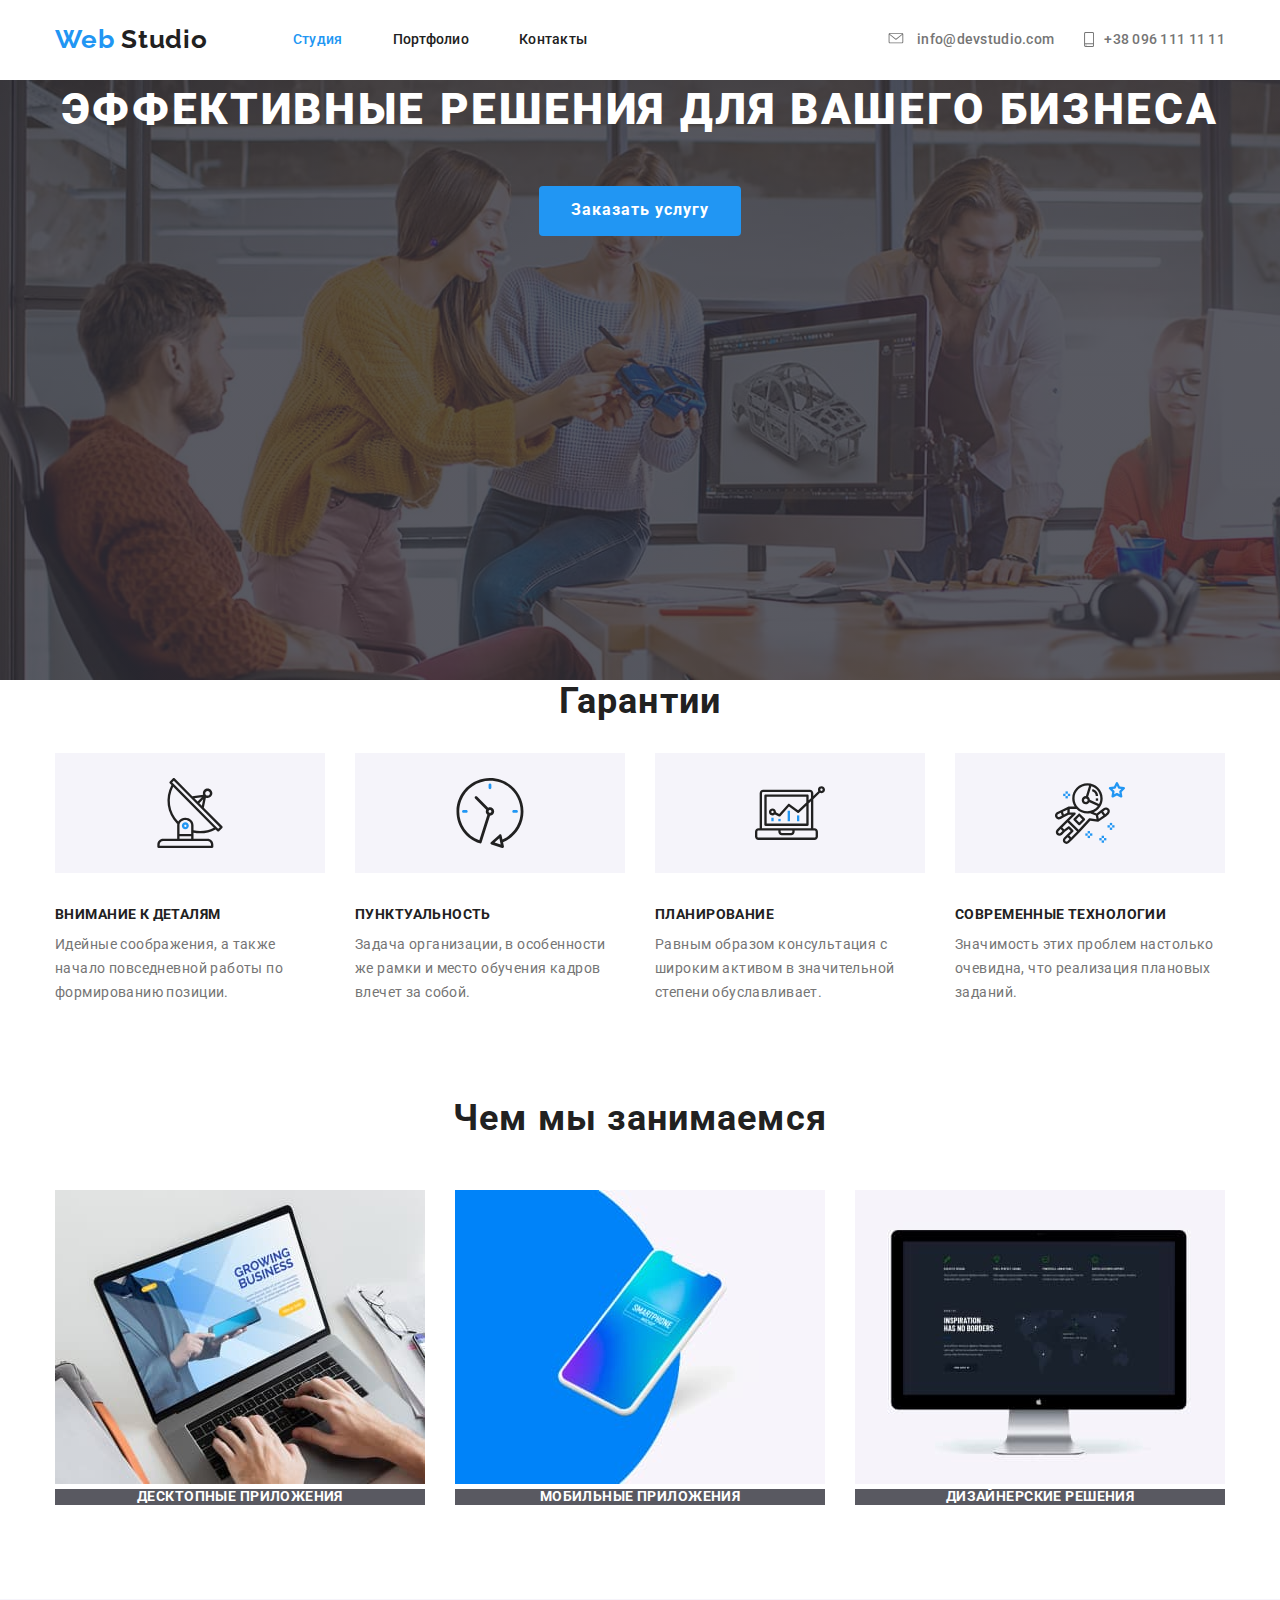
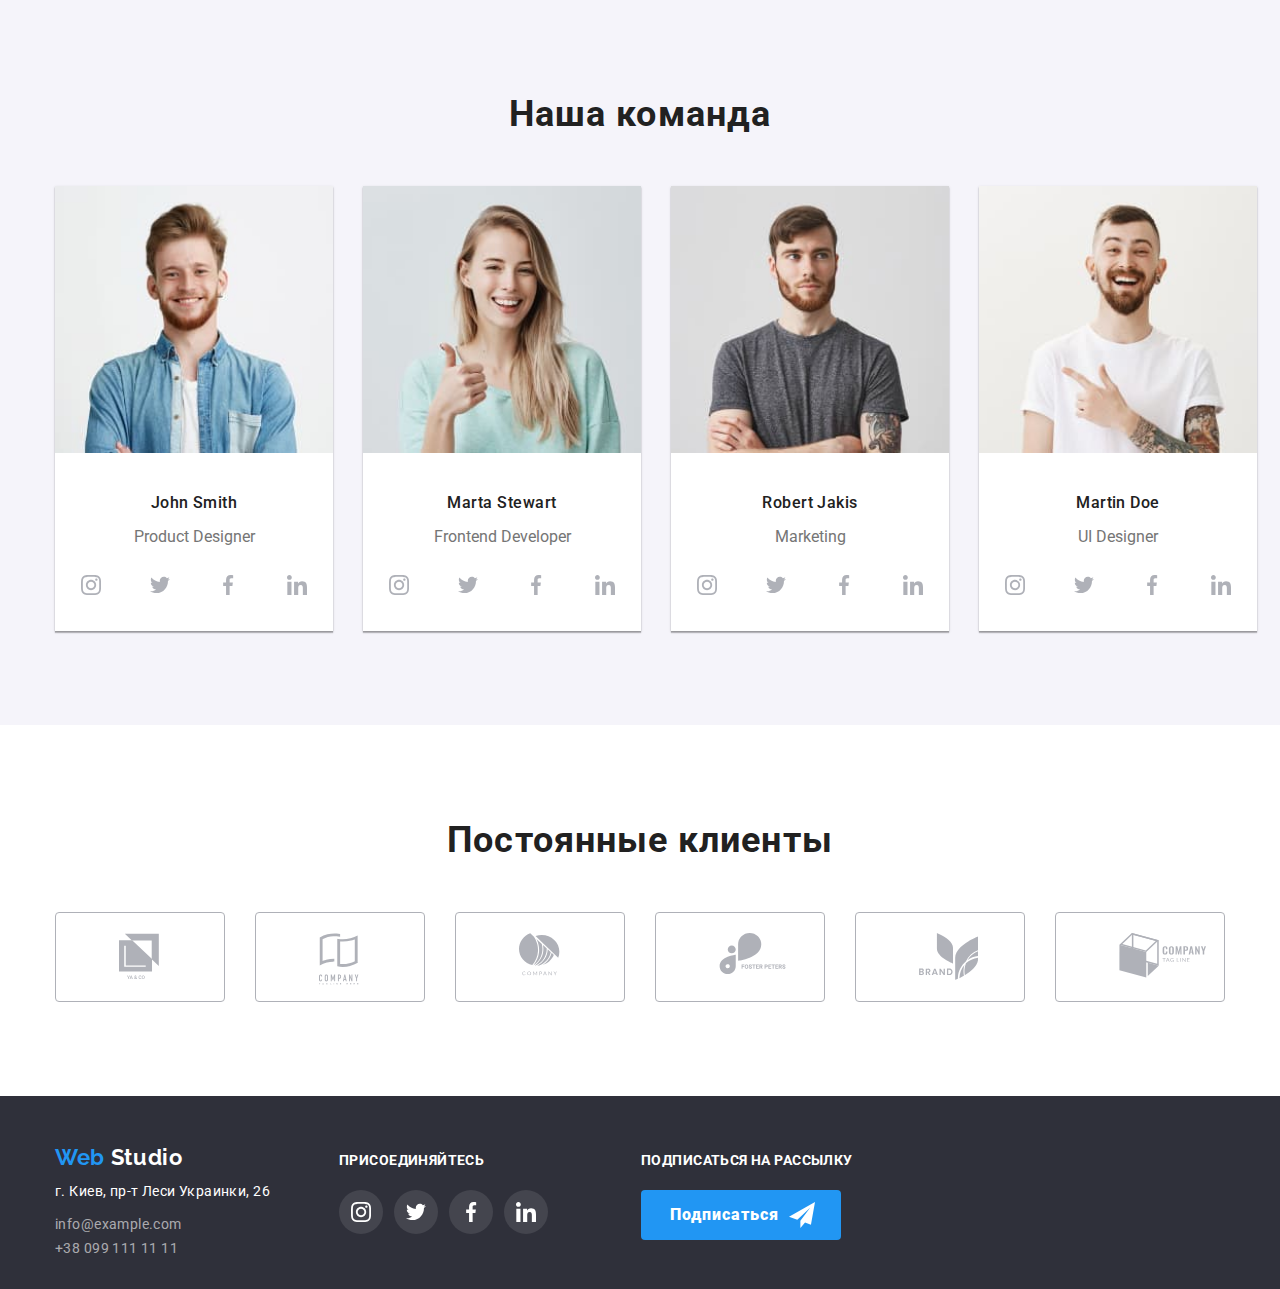
<file: index.html>
<!DOCTYPE html>
<html lang="ru">
  <head>
    <meta charset="UTF-8" />
    <meta name="viewport" content="width=device=width, initial-scale=1.0" />
    <title>Document</title>
    <link rel="stylesheet" href="https://cdnjs.cloudflare.com/ajax/libs/modern-normalize/0.6.0/modern-normalize.min.css">
    <link href="https://fonts.googleapis.com/css2?family=Raleway:wght@700&family=Roboto:wght@400;500;700;900&display=swap" rel="stylesheet"/>
    <link rel="stylesheet" href="./css/styles.css"/>
  </head>
  
    <!-- <Шапка сайта -->
    <header>
      <div class="container">
      <nav class="site-nav">
        <a href="" class="logo link">
          <span class="accent">Web</span> Studio
        </a>
        <ul class="nav-list list">
          <li class="item"><a href="" class="header-list link current">Студия</a></li>
          <li class="item"><a href="./portfolio.html" class="header-list link">Портфолио</a></li>
          <li class="item"><a href="" class="header-list link">Контакты</a></li>
        </ul>
        <div class="adress-header">
          <div class="mail-all">
         <a href="" class="mail link"> 
            <svg class="mail-icon">
            <use href="./images/sprite.svg#envelope"></use>
            </svg>
            info@devstudio.com
          </a>
        </div>
        <div class="phone-all">
          <svg class="phone-icon">
            <use href="./images/sprite.svg#smartphone"></use>
          </svg>
          <a href="" class="phone link">+38 096 111 11 11</a>
        </div>
      </nav>
    </div>
    </header>
    <!-- Герой -->
   <main>
    <div>
      <section class="hero">
        <h1 class="hero-header">ЭФФЕКТИВНЫЕ РЕШЕНИЯ ДЛЯ ВАШЕГО БИЗНЕСА</h1>
        <a href="" class="hero-button button link">Заказать услугу</a>
      </section>
    </div>
    <!-- Основной контент -->
    <section>
      <div class="container">
      <h2 class="header-primary header">Гарантии</h2>
      <ul class="guarantee list">
        <li class="item">
          <img src="./images/antenna1.svg" alt="Картинка спутника" width="270" class="picture"> 
          <h3 class="header-secondary header">Внимание к деталям</h3>
          <p class="assurance text">Идейные соображения, а также начало повседневной работы по формированию позиции.</p>
        </li>
        <li class="item">  
          <img src="./images/clock1.svg" alt="Картинка циферблата" width="270" class="picture"> 
          <h3 class="header-secondary header">Пунктуальность</h3>
          <p class="assurance text">Задача организации, в особенности же рамки и место обучения кадров влечет за собой.</p>
        </li>
        <li class="item">  
          <img src="./images/diagram1.svg" alt="Картинка компьютера" width="270" class="picture"> 
          <h3 class="header-secondary header">Планирование</h3>
          <p class="assurance text">Равным образом консультация с широким активом в значительной степени обуславливает.</p>
        </li>
        <li class="item">  
          <img src="./images/astronaut1.svg" alt="Картинка космонавта" width="270" class="picture"> 
          <h3 class="header-secondary header">Современные технологии</h3>
          <p class="assurance text">Значимость этих проблем настолько очевидна, что реализация плановых заданий.</p>
        </li>
      </ul>
    </div>
    </section>
    <section>
      <div class="container">
      <h2 class="activity header-primary header">Чем мы занимаемся</h2>
      <ul class="list-activity list">
        <li class="item">
          <img src="./images/ordinator.jpg" alt="Человек печатает на компьютере" width="370">
          <p class="header-secondary underline">Десктопные приложения</p>
        </li>
        <li class="item">
          <img src="./images/smartphone.jpg" alt="Изображение смартфона" width="370">
          <p class="header-secondary underline">Мобильные приложения</p>
        </li>
        <li class="item">
          <img src="./images/desktop.jpg" alt="Изображение монитора Apple" width="370">
          <p class="header-secondary underline">Дизайнерские решения</p>
        </li>
      </ul>
    </div>
    </section>
    <!-- Команда -->
    <section class="our-team">
      <div class="container">
      <h2 class="team header-primary header">Наша команда</h2>
      <ul class="team-list list">
        <li class="item shadow">
        <img src="./images/guy1.jpg" alt="Улыбающийся рыжий парень" width="278">
        <h3 class="team-name header">John Smith</h3>
        <p class="team-job team text">Product Designer</p>
        <ul class="link-list list">
          <li class="item">
          <a href="" class="team-link link">
            <svg class="soc-icon" width="20" height="20">
              <use href="./images/sprite.svg#instagram"></use>
            </svg>
          </a>
        </li>
          <li class="item">
        <a href="" class="team-link link"> 
          <svg width="20" height="20">
            <use href="./images/sprite.svg#twitter"></use>
          </svg>
        </a>
      </li>
          <li class="item">
          <a href="" class="team-link link"> 
          <svg width="20" height="20">
            <use href="./images/sprite.svg#facebook"></use>
          </svg>
        </a>
      </li>
          <li class="item">
          <a href="" class="team-link link"> 
          <svg width="20" height="20">
            <use href="./images/sprite.svg#linkedin"></use>
          </svg>
        </a>
      </li>
        </ul>
        </li>
        <li class="item shadow">
          <img src="./images/guy2.jpg" alt="Девушка, показывающая большой палец вверх" width="278">
          <h3 class="team-name header">Marta Stewart</h3>
          <p class="team-job team text">Frontend Developer</p>
          <ul class="link-list list">
            <li class="team-item item">
            <a href="" class="team-link link">
              <svg width="20" height="20">
                <use href="./images/sprite.svg#instagram"></use>
              </svg>
            </a>
          </li>
            <li class="team-item item">
          <a href="" class="team-link link"> 
            <svg width="20" height="20">
              <use href="./images/sprite.svg#twitter"></use>
            </svg>
          </a>
        </li>
            <li class="team-item item">
            <a href="" class="team-link link"> 
            <svg width="20" height="20">
              <use href="./images/sprite.svg#facebook"></use>
            </svg>
          </a>
        </li>
            <li class="team-item item">
            <a href="" class="team-link link"> 
            <svg width="20" height="20">
              <use href="./images/sprite.svg#linkedin"></use>
            </svg>
          </a>
        </li>
          </ul>
        </li>
        <li class="item shadow">
          <img src="./images/guy3.jpg" alt="Задумчивый парень" width="278">
          <h3 class="team-name header">Robert Jakis</h3>
          <p class="team-job team text">Marketing</p>
          <ul class="link-list list">
            <li class="team-item item">
            <a href="" class="team-link link">
              <svg width="20" height="20">
                <use href="./images/sprite.svg#instagram"></use>
              </svg>
            </a>
          </li>
            <li class="team-item item">
          <a href="" class="team-link link"> 
            <svg width="20" height="20">
              <use href="./images/sprite.svg#twitter"></use>
            </svg>
          </a>
        </li>
            <li class="team-item item">
            <a href="" class="team-link link"> 
            <svg width="20" height="20">
              <use href="./images/sprite.svg#facebook"></use>
            </svg>
          </a>
        </li>
            <li class="team-item item">
            <a href="" class="team-link link"> 
            <svg width="20" height="20">
              <use href="./images/sprite.svg#linkedin"></use>
            </svg>
          </a>
        </li>
          </ul>
        </li>
        <li class="item shadow">
          <img src="./images/guy4.jpg" alt="Улыбающийся парень, указывающий вверх" width="278">
          <h3 class="team-name header">Martin Doe</h3>
          <p class="team-job team text">UI Designer</p>
          <ul class="link-list list">
            <li class="team-item item">
            <a href="" class="team-link link">
              <svg width="20" height="20">
                <use href="./images/sprite.svg#instagram"></use>
              </svg>
            </a>
          </li>
            <li class="team-item item">
          <a href="" class="team-link link"> 
            <svg width="20" height="20">
              <use href="./images/sprite.svg#twitter"></use>
            </svg>
          </a>
        </li>
            <li class="team-item item">
            <a href="" class="team-link link"> 
            <svg width="20" height="20">
              <use href="./images/sprite.svg#facebook"></use>
            </svg>
          </a>
        </li>
            <li class="team-item item">
            <a href="" class="team-link link"> 
            <svg width="20" height="20">
              <use href="./images/sprite.svg#linkedin"></use>
            </svg>
          </a>
        </li>
          </ul>
        </li>
      </ul>
    </section>
    <section class="constant">
      <div class="container">
    <h2 class="clients header-primary header">Постоянные клиенты</h2>
    <ul class="company-clients list">
     <li class="item">
       <a href="" class="link-company link">
       <svg width="44" height="50">
         <use href="./images/sprite.svg#logo1"></use>
       </svg>
     </a>
    </li>
     <li class="item"><a href="" class="link-company link">
      <svg width="40" height="52">
        <use href="./images/sprite.svg#logo2"></use>
      </svg>
     </a></li>
     <li class="item"><a href="" class="link-company link">
      <svg width="41" height="43">
        <use href="./images/sprite.svg#logo3"></use>
      </svg>
     </a></li>
     <li class="item"><a href="" class="link-company link">
      <svg class="logo4" width="80" height="42">
        <use href="./images/sprite.svg#logo4"></use>
      </svg>
     </a></li>
     <li class="item"><a href="" class="link-company link">
      <svg width="59" height="47">
        <use href="./images/sprite.svg#logo5"></use>
      </svg>
     </a></li>
     <li class="item"><a href="" class="link-company link">
      <svg width="88" height="45"> 
        <use href="./images/sprite.svg#logo6"></use>
      </svg>
     </a></li>
    </ul>
  </div>
    </section>
    </main>
    <!-- Футер -->
    <footer class="footer">
      <div class="container footer-content">
      <address class="footer-adress company">
        <a href="" class="logo-secondary link">
          <span class="accent">Web</span> Studio
        </a>
        <p class="city-adress company">г. Киев, пр-т Леси Украинки, 26</p> 
        <a href="" class="adress link one">info@example.com </a> </br>
        <a href="" class="adress link one">+38 099 111 11 11</a>
       </address>
      <div class="net">
        <h3 class="footer-header">Присоединяйтесь</h3>
        <ul class="footer-list list">
          <li class="item"><a href="" class="footer-link link">
            <svg width="20" height="20">
              <use href="./images/sprite.svg#instagram"></use>
            </svg>
          </a></li>
          <li class="item"><a href="" class="footer-link link">
            <svg width="20" height="20">
              <use href="./images/sprite.svg#twitter"></use>
            </svg> 
          </a></li>
          <li class="item"><a href="" class="footer-link link">
            <svg width="20" height="20">
              <use href="./images/sprite.svg#facebook"></use>
            </svg>
          </a></li>
          <li class="item"><a href="" class="footer-link link">
            <svg width="20" height="20">
              <use href="./images/sprite.svg#linkedin"></use>
            </svg>
          </a></li>
        </ul>
      </div>
      <div class="sub">
        <h3 class="footer-header lala">Подписаться на рассылку</h3>
        <a href="" class="footer-button button link">Подписаться</a>
      </div>
      </div>

    </footer>

  </body>

</html>
</file>
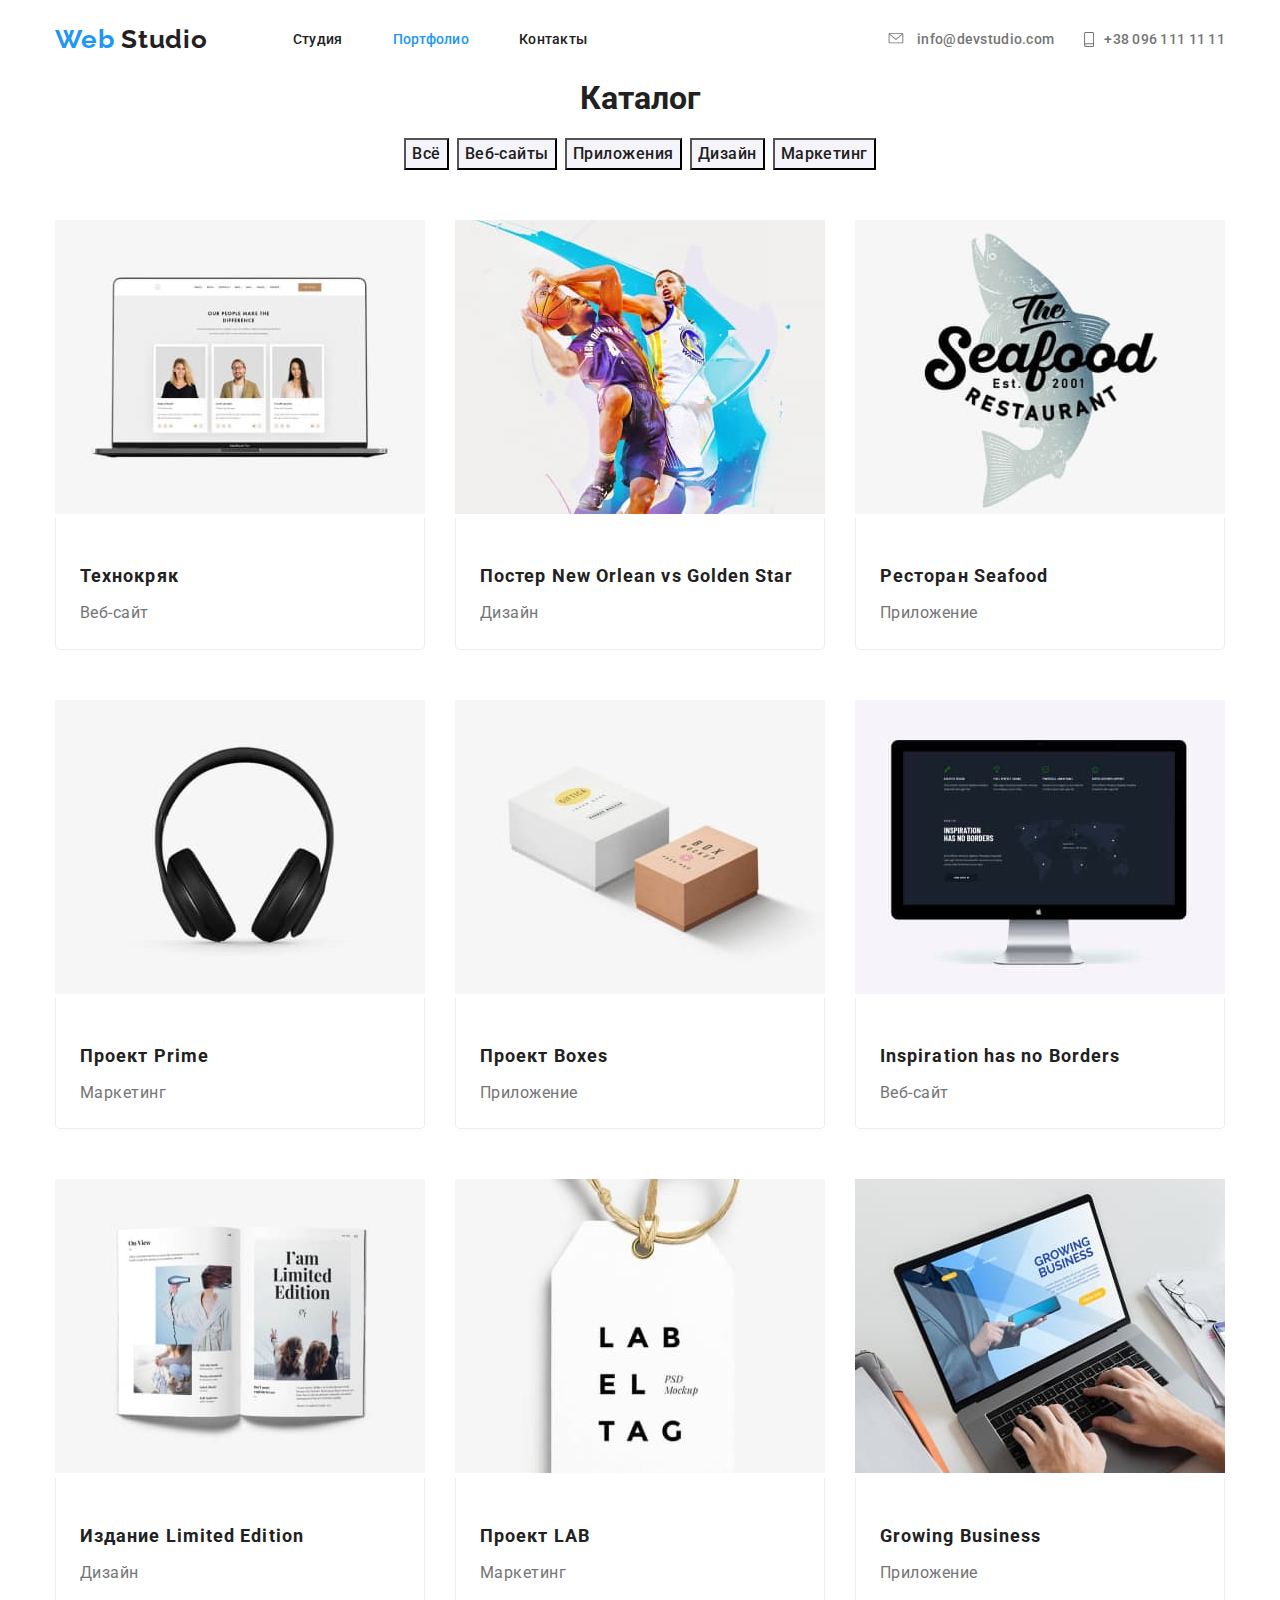
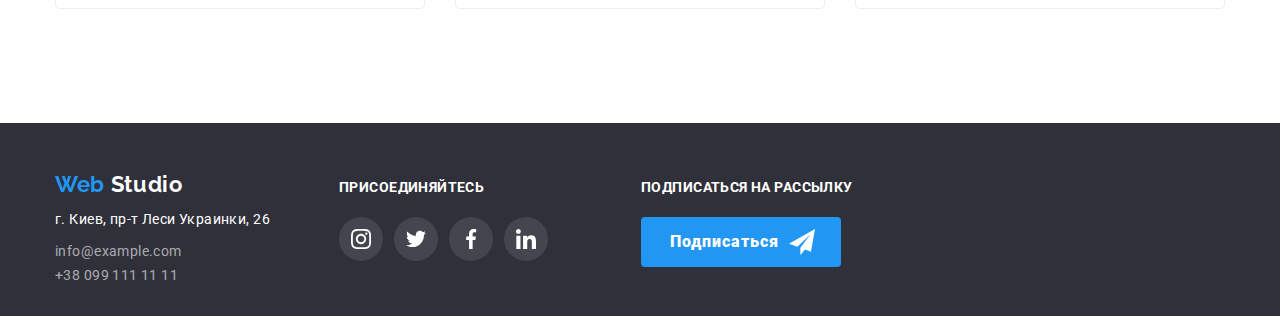
<file: portfolio.html>
<!DOCTYPE html>
<html lang="ru">
  <head>
    <meta charset="UTF-8" />
    <meta name="viewport" content="width=device=width, initial-scale=1.0" />
    <title>Document</title>
    <link rel="stylesheet" href="https://cdnjs.cloudflare.com/ajax/libs/modern-normalize/0.6.0/modern-normalize.min.css">
    <link href="https://fonts.googleapis.com/css2?family=Raleway:wght@700&family=Roboto:wght@400;500;700;900&display=swap" rel="stylesheet"/>
    <link rel="stylesheet" href="./css/styles.css"/>
  </head>
  
    <!-- <Шапка сайта -->
    <header>
      <div class="container">
      <nav class="site-nav">
        <a href="" class="logo link">
          <span class="accent">Web</span> Studio
        </a>
        <ul class="nav-list">
          <li class="item"><a href="./index.html" class="header-list link">Студия</a></li>
          <li class="item"><a href="./portfolio.html" class="header-list link current">Портфолио</a></li>
          <li class="item"><a href="" class="header-list link">Контакты</a></li>
        </ul>
        <div class="adress-header">
          <div class="mail-all">
         <a href="" class="mail link"> 
            <svg class="mail-icon">
            <use href="./images/sprite.svg#envelope"></use>
            </svg>
            info@devstudio.com
          </a>
        </div>
        <div class="phone-all">
          <svg class="phone-icon">
            <use href="./images/sprite.svg#smartphone"></use>
          </svg>
          <a href="" class="phone link">+38 096 111 11 11</a>
        </div>
      </nav>
    </div>
    </header>
    <body>
    <main>
        <!-- Кнопки сайта -->
    <section class="section">
      <div class="container">
      <h1 class="catalogue-header header">Каталог</h1>
     <ul class="catalogue-list list">
        <li class="item"><button type="button" class="catalogue header">Всё</button></li>
        <li class="item"><button type="button" class="catalogue header">Веб-сайты</button></li>
        <li class="item"><button type="button" class="catalogue header">Приложения</button></li>
        <li class="item"><button type="button" class="catalogue header">Дизайн</button></li>
        <li class="item"><button type="button" class="catalogue header">Маркетинг</button></li>  
     </ul>   
    </div>
     <!-- Секции основной контент -->
       <div class="container">
     <ul class="cards list">
         <li class="cards-cont item">
        <a href="" class="link">
            <img src="./images/block1.jpg" alt="Пример трёх анкет людей на сайте" width="370"/>
            <div class="example">
            <h2 class="work-type header">Технокряк</h2>
            <p class="page-type text">Веб-сайт</p>
          </div>
            <!-- <p class="description">Технокряк это современная площадка распространения коронавируса. Компании используют эту платформу для цифрового шпионажа и атак на защищённые сервера конкурентов.</p> -->
        </a>
         </li>
        <li class="cards-cont item">
        <a href="" class="link">
            <img src="./images/block2.jpg" alt="Два баскетболиста" width="370"/>
            <div class="example">
            <h2 class="work-type header">Постер New Orlean vs Golden Star</h2>
            <p class="page-type text">Дизайн</p>
          </div>
            <!-- <p class="description">Технокряк это современная площадка распространения коронавируса. Компании используют эту платформу для цифрового шпионажа и атак на защищённые сервера конкурентов.</p> -->
        </a>
        </li>
        <li class="cards-cont item">
        <a href="" class="link">
            <img src="./images/block3.jpg" alt="Логотип ресторана морской кухни" width="370"/>
            <div class="example">
            <h2 class="work-type header">Ресторан Seafood</h2>
            <p class="page-type text">Приложение</p>
          </div>
            <!-- <p class="description">Технокряк это современная площадка распространения коронавируса. Компании используют эту платформу для цифрового шпионажа и атак на защищённые сервера конкурентов.</p> -->
        </a>
         </li>
        <li class="cards-cont item">
        <a href="" class="link">
            <img src="./images/block4.jpg" alt="Фотография наушников" width="370"/>
            <div class="example">
              <h2 class="work-type header">Проект Prime</h2>
            <p class="page-type text">Маркетинг</p>
             </div>
            
            <!-- <p class="description">Технокряк это современная площадка распространения коронавируса. Компании используют эту платформу для цифрового шпионажа и атак на защищённые сервера конкурентов.</p> -->
        </a>
        </li>
        <li class="cards-cont item">
        <a href="" class="link">
            <img src="./images/block5.jpg" alt="Изображение двух коробок" width="370"/>
            <div class="example">
            <h2 class="work-type header">Проект Boxes</h2>
            <p class="page-type text">Приложение</p>
          </div>
            <!-- <p class="description">Технокряк это современная площадка распространения коронавируса. Компании используют эту платформу для цифрового шпионажа и атак на защищённые сервера конкурентов.</p> -->
        </a>
        </li>
        <li class="cards-cont item">
        <a href="" class="link">
            <img src="./images/desktop.jpg" alt="Изображение монитора компьютера" width="370"/>
            <div class="example">
            <h2 class="work-type header">Inspiration has no Borders</h2>
            <p class="page-type text">Веб-сайт</p>
          </div>
            <!-- <p class="description">Технокряк это современная площадка распространения коронавируса. Компании используют эту платформу для цифрового шпионажа и атак на защищённые сервера конкурентов.</p> -->
        </a>
        </li>
        <li class="cards-cont item">
        <a href="" class="link">
            <img src="./images/block7.jpg" alt="Изображение развёрнутого журнала" width="370"/>
            <div class="example">
            <h2 class="work-type header">Издание Limited Edition</h2>
            <p class="page-type text">Дизайн</p>
          </div>
            <!-- <p class="description">Технокряк это современная площадка распространения коронавируса. Компании используют эту платформу для цифрового шпионажа и атак на защищённые сервера конкурентов.</p> -->
        </a>
        </li>
        <li class="cards-cont item">
        <a href="" class="link">
            <img src="./images/block8.jpg" alt="Изображение этикетки" width="370"/>
            <div class="example">
            <h2 class="work-type header">Проект LAB</h2>
            <p class="page-type text">Маркетинг</p>
          </div>
            <!-- <p class="description">Технокряк это современная площадка распространения коронавируса. Компании используют эту платформу для цифрового шпионажа и атак на защищённые сервера конкурентов.</p> -->
        </a>
        </li>
        <li class="cards-cont item">
        <a href="" class="link">
            <img src="./images/ordinator.jpg" alt="Изображение печатающего человека" width="370"/>
            <div class="example">
            <h2 class="work-type header">Growing Business</h2>
            <p class="page-type text">Приложение</p>
          </div>
            <!-- <p class="description">Технокряк это современная площадка распространения коронавируса. Компании используют эту платформу для цифрового шпионажа и атак на защищённые сервера конкурентов.</p> -->
        </a>
     </ul>
    </div>
    </section>
    </main>    
    <!-- Футер -->
    <footer class="footer">
      <div class="container footer-content">
      <address class="footer-adress company">
        <a href="" class="logo-secondary link">
          <span class="accent">Web</span> Studio
        </a>
        <p class="city-adress company">г. Киев, пр-т Леси Украинки, 26</p> 
        <a href="" class="adress link one">info@example.com </a> </br>
        <a href="" class="adress link one">+38 099 111 11 11</a>
       </address>
       <div class="net">
        <h3 class="footer-header">Присоединяйтесь</h3>
        <ul class="footer-list list">
          <li class="item"><a href="" class="footer-link link">
            <svg width="20" height="20">
              <use href="./images/sprite.svg#instagram"></use>
            </svg>
          </a></li>
          <li class="item"><a href="" class="footer-link link">
            <svg width="20" height="20">
              <use href="./images/sprite.svg#twitter"></use>
            </svg> 
          </a></li>
          <li class="item"><a href="" class="footer-link link">
            <svg width="20" height="20">
              <use href="./images/sprite.svg#facebook"></use>
            </svg>
          </a></li>
          <li class="item"><a href="" class="footer-link link">
            <svg width="20" height="20">
              <use href="./images/sprite.svg#linkedin"></use>
            </svg>
          </a></li>
        </ul>
      </div>
      <div class="sub">
        <h3 class="footer-header lala">Подписаться на рассылку</h3>
        <a href="" class="footer-button button link">Подписаться</a>
      </div>
      </div>

    </footer>

    </body>
</html>
</file>
<file: css/styles.css>
/* Палитра:
белый #FFFFFF
цвет акцента #2196F3
цвет заголовков #212121
цвет текста #757575 
фон картинок #F5F4FA
фон футера #2F303A
*/

:root {
    --accent-color: #2196F3;
    --header-color: #212121;
    --text-color: #757575;
    --background-picture-color: #F5F4FA;
    --footer-background-color: #2F303A;
    --background-secondary:rgba(47, 48, 58, 0.8);
    --background-cards: rgba(33, 150, 243, 0.9);
    --white: #FFFFFF;
    --links: #AFB1B8;
    --footer-adress: rgba(255, 255, 255, 0.6);
    --footer-links: rgba(255, 255, 255, 0.1);
}

body {
    background-color: #fff;
    font-family: Roboto, sans-serif;
    }
html {
    box-sizing: border-box;
    }
*,
*::before,
*::after {
    box-sizing: inherit;
    }
.list {
    margin: 0;
    padding: 0;
}
.container {
    width: 1200px;
    margin: 0 auto;
    padding-left: 15px;
    padding-right: 15px;
    margin-left: auto;
    margin-right: auto;
    }

/* Шапка */

.logo {
    color: var(--header-color);
    
    font-family: Raleway, sans-serif;
   
    font-weight: 700;
    font-size: 26px;
    line-height: 1.2;
    letter-spacing: 0.03em;
}
.nav-list {
    display: flex;
    margin-left: 85px;
    margin-top: 0;
    margin-bottom: 0;
    padding: 0;
}
.nav-list .item + .item {
    margin-left: 50px;
  }
.accent {
    color: var(--accent-color);
}
.item {
    list-style: none;
}
.link {
    text-decoration: none;
    cursor: pointer;
}
.header-list {
    display: block;
    padding-top: 32px;
    padding-bottom: 32px;

    color: var(--header-color);
    
    font-weight: 500;
    font-size: 14px;
    line-height: 1.14;
    letter-spacing: 0.02em;
}
.header-list:hover,
.header-list:focus {
    color: var(--accent-color);
}
.header-list.current {
    color: var(--accent-color);
}
.mail,
.phone {
    color: var(--text-color);
    font-style: normal;
    font-weight: 500;
    font-size: 14px;
    line-height: 1.14;
    letter-spacing: 0.02em;

}
.mail-icon {
    width: 16px;
    height: 11px;
    margin-right: 10px;
    fill: currentColor;
}
.phone-icon {
    width: 10px;
    height: 15px;
    margin-right: 10px;
}
.mail:hover,
.mail:focus {
    --color1:var(--accent-color);
    color: var(--accent-color);
}
.mail-all {
    display: flex;
    align-items: center;
    margin-left: auto;
}
.phone-all {
    display: flex;
    align-items: center;
}
.mail {
    margin-right: 30px;
}
.adress-header {
    display: flex;
    margin-left: auto;
    align-items: center;
}
.site-nav {
    display: flex;
    align-items: center;
}

/* Герой */

.hero {
    background-image: linear-gradient(to right, rgba(47, 48, 58, 0.8), rgba(47, 48, 58, 0.8)), url(../images/Header.jpg);
    max-width: 1600px;
    height: 600px;
    margin-left: auto;
    margin-right: auto;
    
    
    
    
    text-align: center;
}
.hero-header {
    margin-top: 0;
    margin-bottom: 46px;

    color: var(--white);
    font-weight: 900;
    font-size: 44px;
    line-height: 1.36;
    text-align: center;
    letter-spacing: 0.06em;
}
.hero-button {
    display: inline-block;
    padding: 10px 32px;
    border-radius: 4px;
    min-width: 200px;
    height: 50px;


    font-weight: 700;
    font-size: 16px;
    line-height: 1.8;
    align-items: center;
    text-align: center;
    letter-spacing: 0.06em;

}
.button {
    background-color: var(--accent-color);
    color: var(--white);
}
.header {
    color: var(--header-color);
    margin-top: 0;
}
.header-primary {
    font-weight: 700;
    font-size: 36px;
    line-height: 1.2;
    text-align: center;
    letter-spacing: 0.03em;
}
.header-secondary {
    font-weight: 700;
    font-size: 14px;
    line-height: 1.14;
    letter-spacing: 0.03em;
    text-transform: uppercase;
}
.text {
    color: var(--text-color);
}
.picture {
    padding: 25px 100px;
    background-color: var(--background-picture-color);
}
 
/* Гарантии */

.guarantee {
    display: flex;
    align-items: center;
    padding-left: 0;
    padding-bottom: 94px;
}
.guarantee .item {
    width: 270px;
    height: 250px;
}
.guarantee .item + .item {
    margin-left: 30px;
}

.guarantee .item .header-secondary {
    margin-bottom: 0;
}
.guarantee .item .picture {
    width: 270px;
    height: 120px;
    margin-bottom: 30px;
}
.guarantee .item .assurance {
    margin-top: 10px;
    margin-bottom: 0;
}
.underline {
    margin-top: 0;
    margin-bottom: 0;

    background-color: var(--background-secondary);
    color: var(--white);
    text-align: center;
}
.assurance {
    font-size: 14px;
    line-height: 1.7;
    letter-spacing: 0.03em;
}
.activity {
    margin-bottom: 50px;
}
.list-activity {
    display: flex;
    margin-top: 0;
    margin-bottom: 0;
    padding-right: 0;
    padding-left: 0;
    padding-bottom: 94px;
}
.list-activity .item:not(:last-child){
    margin-right: 30px;
}

/* Наша команда */

.our-team {
    background-color: var(--background-picture-color);
    padding-top: 94px;
    padding-bottom: 94px;
}
.team {
    margin-bottom: 50px;
}
.team-list {
    display: flex;
    padding-left: 0;
    padding-right: 0;
    margin-top: 0;
}
.team-list .item + .item {
    margin-left: 30px;
}
.team-name {
    margin-top: 30px;
    margin-bottom: 10px;

    font-weight: 500;
    font-size: 16px;
    line-height: 1.9;
    text-align: center;
    letter-spacing: 0.03em;
}
.team-job {
    margin-top: 0;
    margin-bottom: 16px;

    font-weight: 400;
    text-align: center;
}
.link-list {
    display: flex;
    justify-content: space-evenly;
    align-items: center;
}
.link-list .item + .item {
    margin-left: 11px;
}
.team-link {
    display: block;
    width: 44px;
    height: 44px;
    padding: 12px;


    text-align: center;
}
.team-item {
    padding-bottom: 24px;
}
.team-item + .team-item {
    margin-left: 10px;
}
.team-link:hover {
    border-radius: 50%;
    background-color: var(--accent-color);
    --color2: var(--white);
}
.shadow {
    background-color: var(--white);
    box-shadow: 0px 2px 1px rgba(0, 0, 0, 0.2), 0px 1px 1px rgba(0, 0, 0, 0.14), 0px 1px 3px rgba(0, 0, 0, 0.12);
}
/* Клиенты */

.clients {
    margin-bottom: 50px;
}
.company-clients {
    display: flex;
    justify-content: center;
    padding-left: 0;
    margin-top: 0;
}
.company-clients .item + .item {
    margin-left: 30px;
}
.link-company {
    display: block;
    width: 170px;
    height: 90px;
    padding: 20px 63px;
    color: var(--links);
    border: 1px solid var(--links);
    border-radius: 4px;
    fill: var(--links);
}
.link-company:hover {
    border: 1px solid var(--accent-color);
    --color2: var(--accent-color);
}
.constant {
    padding-top: 94px;
    padding-bottom: 94px;
}
.footer {
    background-color: var(--footer-background-color);
}
.adress {
    color: var(--footer-adress);

}
.city-adress {
    color: var(--white);
    margin-top: 10px;
    margin-bottom: 9px;
}
.one:not(:last-child) {
    margin-bottom: 9px;
}
.logo-secondary {
    display: block;

    color: var(--white);
    font-family: Raleway, sans-serif;

    font-weight: 700;
    font-size: 22px;
    line-height: 1.2;
    letter-spacing: 0.03em;
}
.company {
    font-style: normal;
    font-size: 14px;
    line-height: 1.7;
    letter-spacing: 0.03em;
}

/* Футер */

.footer-header {
    margin-top: 0;
    margin-bottom: 21px;

    color: var(--white);
    font-weight: 700;
    font-size: 14px;
    line-height: 1.14;
    letter-spacing: 0.03em;
    text-transform: uppercase;
   
}
.footer-content {
    display: flex;
    align-items: baseline;
    padding-top: 48px;
    padding-bottom: 28px;

}
.footer-list {
    display: flex;
    margin-top: 0;
    margin-bottom: 0;
    padding-left: 0;
}
.footer-list .item + .item {
    margin-left: 11px;
}
/* У меня пока нет формы, поэтому марджин от кнопки "Подписаться", а не от формы */
.net {
    margin-left: 69px;
    margin-right: 93px;
}
.sub .footer-header {
    min-width: 214px;
    height: 16px;
}
.footer-link {
    display: block;
    width: 44px;
    height: 44px;
    padding: 12px;
    border-radius: 50%;

    background-color: var(--footer-links);
    --color2: var(--white);
}
.footer-link:hover,
.footer-link:focus {
    background-color: var(--accent-color);
} 
.footer-button {
    display: flex;
    padding: 10px 28px 10px 29px;
    width: 200px;
    height: 50px;
    border-radius: 4px;
    align-items: center;

    font-weight: 900;
    font-size: 16px;
    line-height: 1.9;
    letter-spacing: 0.06em;
}
.footer-button::after {
    display: block;
    content: "";
    width: 24px;
    height: 24px;
    margin-left: 10px;
    padding: 13px 28px 13px 10px;
    background-repeat: no-repeat;
    background-image: url(../images/send.svg);
    background-size: contain;
}
.catalogue-header {
    text-align: center;
}
.catalogue {
    


    background-color: var(--background-picture-color);
    font-weight: 500;
    font-size: 16px;
    line-height: 1.6;
    letter-spacing: 0.03em;
}
.catalogue:hover,
.catalogue:focus {
    background-color: var(--accent-color);
    color: var(--white);
}
.catalogue-list {
    display: flex;
    margin-top: 0;
    margin-bottom: 0;
    justify-content: center;
    padding-left: 0;
    margin-bottom: 50px;
}
.catalogue-list .item + .item {
    margin-left: 8px;
}
.cards {
    display: flex;
    flex-wrap: wrap;
    justify-content: space-between;
    margin-bottom: 0;
    margin-top: 0;
    padding-left: 0;
}
.example {
    border: 1px solid #EEEEEE;
    border-top: transparent;
    border-bottom-right-radius: 5px;
    border-bottom-left-radius: 5px;
    padding: 20px 24px;
}
.cards-cont {
    width: 370px;
}
.cards-cont:hover {
    box-shadow: 1px 4px 6px rgba(0, 0, 0, 0.16), 0px 4px 4px rgba(0, 0, 0, 0.06), 0px 1px 1px rgba(0, 0, 0, 0.12);
 }
.cards-cont:not(:nth-last-child(-n + 3)) {
margin-bottom: 50px;
}
.section {
    padding-bottom: 114px;
}
.cards-cont .link {
    display: block;
}
.description {
    background-color: var(--background-cards);
    color: var(--white);
    font-size: 18px;
    line-height: 1.5;
    letter-spacing: 0.03em;
}
.page-type {
    margin-top: 0;
    margin-bottom: 0;
    
    font-size: 16px;
    line-height: 1.9;
    letter-spacing: 0.03em;
}
.work-type {
    margin-top: 20px;
    margin-bottom: 4px;
    
    
    font-weight: 700;
    font-size: 18px;
    line-height: 2;
    letter-spacing: 0.06em;
}
</file>
